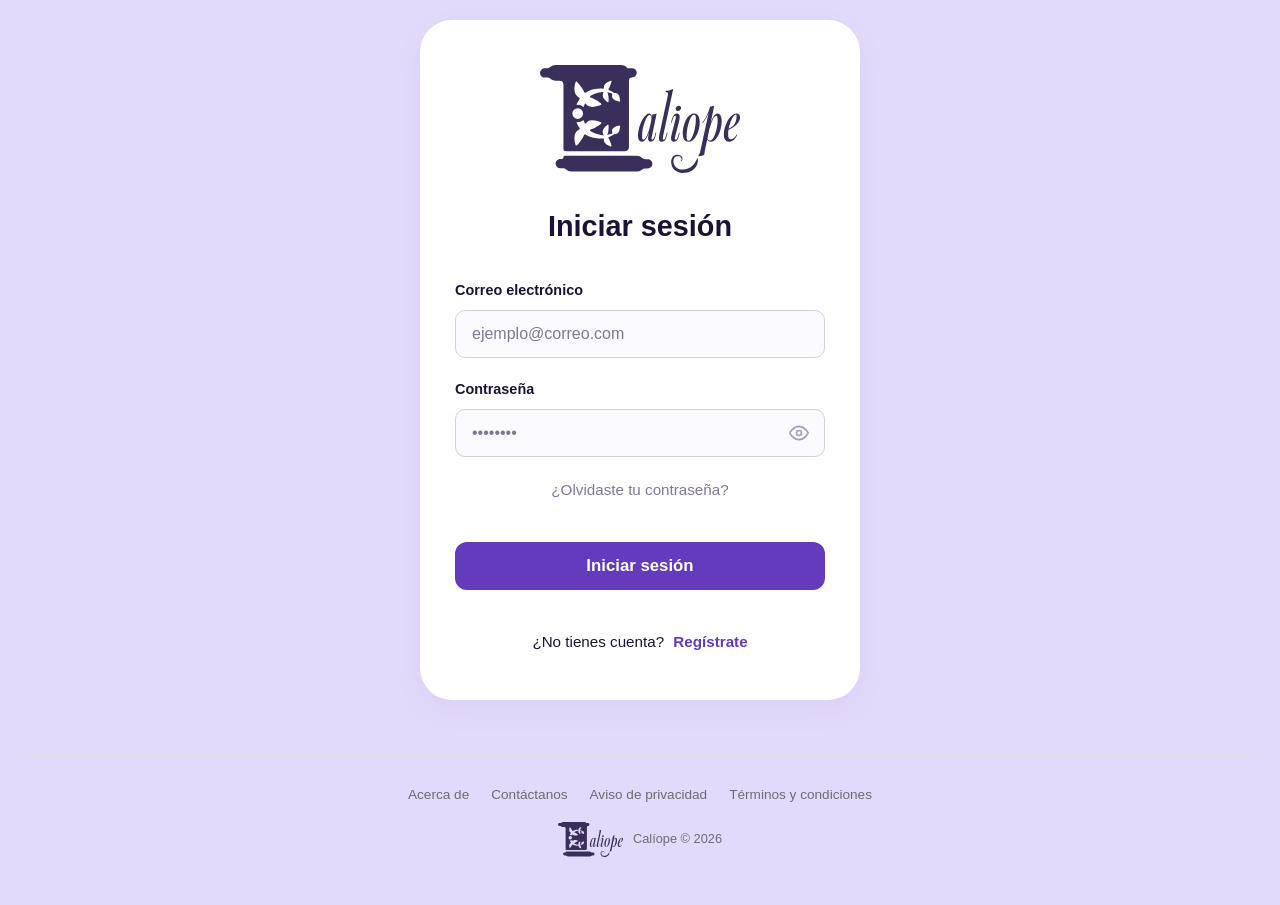
<file: src/main/resources/static/index.html>
<!DOCTYPE html>
<html lang="es">
<head>
    <meta charset="UTF-8">
    <meta name="viewport" content="width=device-width, initial-scale=1.0">
    <title>Inicio de Sesión - Caliope</title>
    
    <link rel="stylesheet" href="Styles/globales.css">
    <link rel="stylesheet" href="Styles/inicio_sesion.css">
    <link rel="stylesheet" href="Styles/Logo.css">
</head>
<body class="login-body">

    <div class="login-card">
        <div class="logo-container-center logo-caliope">
            <div class="Login-logo"></div>
            
        </div>

        <h4 class="text-title text-center title-spacing">Iniciar sesión</h4>

        <form id="loginForm">
            <div class="form-group">
                <label class="form-label" for="correo">Correo electrónico</label>
                <input type="email" id="correo" class="form-control" placeholder="ejemplo@correo.com" required>
            </div>

            <div class="form-group">
                <label class="form-label" for="password">Contraseña</label>
                <div class="input-with-icon">
                    <input type="password" id="password" class="form-control" placeholder="••••••••" required>
                    <button type="button" class="toggle-password" id="togglePassword">
                        <svg width="20" height="20" viewBox="0 0 24 24" fill="none" xmlns="http://www.w3.org/2000/svg">
                            <path d="M1 12C1 12 5 4 12 4C19 4 23 12 23 12C23 12 19 20 12 20C5 20 1 12 1 12Z" stroke="currentColor" stroke-width="2" stroke-linecap="round" stroke-linejoin="round"/>
                            <circle cx="12" cy="12" r="3" stroke="currentColor" stroke-width="2" stroke-linecap="round" stroke-linejoin="round"/>
                        </svg>
                    </button>
                </div>
            </div>

            <div class="forgot-password">
                <a href="#" class="link-secondary">¿Olvidaste tu contraseña?</a>
            </div>

            <button type="submit" class="btn btn-primary full-width">Iniciar sesión</button>
        </form>

        <p id="mensaje" class="form-message"></p>

        <div class="register-link">
            <span class="text-secondary">¿No tienes cuenta?</span> <a href="Pages/registro.html" class="link-primary">Regístrate</a>
        </div>
    </div>

    <!-- Footer inferior -->
        <footer class="site-footer site-footer--bottom">
          <nav class="site-footer-links" aria-label="Enlaces informativos">
            <a href="Pages/nosotrosli.html"> Acerca de </a>

            <a href="Pages/contactanos.html"> Contáctanos </a>

            <a href="Pages/aviso-privacidad.html"> Aviso de privacidad </a>

            <a href="Pages/terminos.html"> Términos y condiciones </a>
          </nav>

          <div class="site-footer-brand">
            <a
              href="Pages/principal.html"
              class="site-footer-logo"
              aria-label="Ir a la página principal"
            >
              <div class="footer-logo"></div>
            </a>

            <p class="site-footer-copyright">Calíope © 2026</p>
          </div>
        </footer>
    
    <script  type="module" src="js/login.js">
    </script>

</body>
</html>
</file>
<file: src/main/resources/static/Styles/globales.css>
/* ==========================================================================
   GLOBALES.CSS — CALIOPE
   ========================================================================== */

/* ==========================================================================
   VARIABLES
   ========================================================================== */

:root {
  --color-primary:      #633bbc;
  --color-primary-dark: #4a2896;
  --color-secondary:    #efe9f9;

  --color-bg-app:       #f6f5fa;
  --color-bg-card:      #ffffff;
  --color-bg-input:     #fbfbff;

  --color-text-title:   #1c1236;
  --color-text-body:    #3a2f5a;
  --color-text-muted:   #82779a;

  --app-gradient-primary: linear-gradient(
    135deg,
    var(--color-bg-card) 0%,
    var(--color-text-muted) 100%
  );

  --font-ui: "Plus Jakarta Sans", sans-serif;
  --font-editorial: "Lora", serif;

  --weight-regular: 400;
  --weight-medium: 500;
  --weight-semibold: 600;
  --weight-bold: 700;

  --radius-btn: 10px;
  --radius: 12px;
  --border-width: 1px;

  --borders: #e1dfec;
  --shadow: 0 4px 12px rgba(28, 18, 54, 0.04);

  --transition-smooth: background-color 0.3s ease, color 0.3s ease,
    transform 0.2s ease, border-color 0.3s ease;
  --transition: all 0.3s ease;

  /* Compatibilidad con CSS anteriores */
  --bg-app: var(--color-bg-app);
  --bg-surface: var(--color-bg-card);
  --bg-inputs: var(--color-bg-input);
  --bg-tags: var(--color-secondary);
  --text-base: var(--color-text-body);
  --text-main: var(--color-text-title);
  --text-placeholder: var(--color-text-muted);
  --primary-purple: var(--color-primary);
}

/* ==========================================================================
   TEMA OSCURO
   ========================================================================== */

[data-theme="dark"] {
  --color-primary: #7a52e1;
  --color-primary-dark: #5a2ea8;
  --color-secondary: #2d2354;

  --color-bg-app: #130f26;
  --color-bg-card: #1d183a;
  --color-bg-input: #252048;

  --color-text-title: #f4f2fa;
  --color-text-body: #c3bcdb;
  --color-text-muted: #7e7599;

  --app-gradient-primary: linear-gradient(
    135deg,
    var(--color-bg-card) 0%,
    var(--color-text-muted) 100%
  );

  --borders: #3a3170;
  --shadow: 0 4px 12px rgba(0, 0, 0, 0.18);

  --bg-app: var(--color-bg-app);
  --bg-surface: var(--color-bg-card);
  --bg-inputs: var(--color-bg-input);
  --bg-tags: var(--color-secondary);
  --text-base: var(--color-text-body);
  --text-main: var(--color-text-title);
  --text-placeholder: var(--color-text-muted);
  --primary-purple: var(--color-primary);
}

/* ==========================================================================
   RESET Y BASE
   ========================================================================== */

*,
*::before,
*::after {
  box-sizing: border-box;
  margin: 0;
  padding: 0;
}

html {
  scroll-behavior: smooth;
}

body {
  font-family: var(--font-ui);
  font-weight: var(--weight-regular);
  background-color: var(--color-bg-app);
  color: var(--color-text-body);
  line-height: 1.6;
  -webkit-font-smoothing: antialiased;
}

/* ==========================================================================
   TIPOGRAFÍA
   ========================================================================== */

h1,
h2,
h3,
h4,
h5,
h6,
.text-title {
  font-family: var(--font-editorial);
  color: var(--color-text-title);
  font-weight: var(--weight-bold);
}

button,
input,
select,
textarea,
.btn,
.nav-link,
.form-label {
  font-family: var(--font-ui);
}

.editorial-title,
.literary-text,
blockquote,
.chapter-title {
  font-family: var(--font-editorial);
  color: var(--color-text-title);
}

h4.editorial-title,
.chapter-title {
  font-weight: var(--weight-semibold);
}

.text-secondary,
.subtitle {
  color: var(--color-text-muted);
  font-weight: var(--weight-medium);
}

/* ==========================================================================
   TARJETAS Y PANELES
   ========================================================================== */

.card,
.panel,
.form-card,
.card-global-structure {
  background-color: var(--color-bg-card);
  color: var(--color-text-body);
  border: 1px solid var(--borders);
  border-radius: var(--radius);
  padding: 1.5rem;
  box-shadow: var(--shadow);
  transition: var(--transition-smooth);
}

/* ==========================================================================
   FORMULARIOS
   ========================================================================== */

input,
select,
textarea,
.form-control,
.form-select {
  width: 100%;
  font-family: var(--font-ui);
  font-weight: var(--weight-regular);
  background-color: var(--color-bg-input);
  color: var(--color-text-body);
  border: var(--border-width) solid var(--borders);
  border-radius: 8px;
  padding: 0.75rem 1rem;
  transition: var(--transition-smooth);
}

input::placeholder,
textarea::placeholder,
.form-control::placeholder {
  color: var(--color-text-muted);
}

input:focus,
select:focus,
textarea:focus,
.form-control:focus,
.form-select:focus {
  outline: none;
  border-color: var(--color-primary);
  box-shadow: 0 0 0 3px rgba(122, 82, 225, 0.18);
}

.form-label {
  color: var(--color-text-title);
  font-family: var(--font-ui);
  margin-bottom: 0.5rem;
  display: inline-block;
}

/* ==========================================================================
   BOTONES
   ========================================================================== */

.btn {
  display: inline-flex;
  align-items: center;
  justify-content: center;
  font-family: var(--font-ui);
  font-size: 1rem;
  font-weight: var(--weight-bold);
  padding: 0.75rem 1.5rem;
  border-radius: var(--radius-btn);
  border: none;
  cursor: pointer;
  text-decoration: none;
  transition: var(--transition-smooth);
}

.btn-primary {
  background-color: var(--color-primary);
  color: #ffffff;
}

.btn-primary:hover,
.btn-primary:active {
  background-color: var(--color-primary-dark);
  color: #ffffff;
  transform: translateY(-2px);
  box-shadow: none;
}

.btn-secondary {
  background-color: var(--color-secondary);
  color: var(--color-primary);
  border: 1px solid var(--borders);
}

.btn-secondary:hover,
.btn-secondary:active {
  background-color: var(--color-secondary);
  color: var(--color-text-title);
  transform: translateY(-2px);
  box-shadow: none;
}

.btn-circle {
  background-color: var(--color-secondary);
  color: var(--color-primary);
  width: 44px;
  height: 44px;
  display: flex;
  align-items: center;
  justify-content: center;
  border-radius: 50%;
  flex-shrink: 0;
  transition: var(--transition-smooth);
}

/* ==========================================================================
   NAVEGACIÓN Y ETIQUETAS
   ========================================================================== */

.sidebar,
.nav-link {
  font-family: var(--font-ui);
  font-weight: var(--weight-medium);
}

.label-system {
  font-family: var(--font-ui);
  font-weight: var(--weight-bold);
  font-size: 0.85rem;
  text-transform: uppercase;
}

/* ==========================================================================
   PANEL DE NOTIFICACIONES
   ========================================================================== */

.notification-wrapper {
  position: relative;
}

.notification-panel {
  position: absolute;
  top: calc(100% + 14px);
  right: 0;
  z-index: 1000;

  width: min(360px, 90vw);
  padding: 18px;

  background-color: var(--color-bg-card);
  border: 1px solid var(--borders);
  border-radius: 18px;
  box-shadow: 0 16px 40px rgba(28, 18, 54, 0.16);

  opacity: 0;
  visibility: hidden;
  transform: translateY(-8px);
  pointer-events: none;

  transition: opacity 0.2s ease, visibility 0.2s ease, transform 0.2s ease;
}

.notification-panel.is-open {
  opacity: 1;
  visibility: visible;
  transform: translateY(0);
  pointer-events: auto;
}

.notification-panel-header {
  display: flex;
  align-items: center;
  justify-content: space-between;
  gap: 16px;
  margin-bottom: 14px;
}

.notification-panel-header h2 {
  margin: 0;
  color: var(--color-text-title);
  font-family: var(--font-ui);
  font-size: 1.1rem;
  font-weight: var(--weight-bold);
}

.notification-close {
  width: 32px;
  height: 32px;
  display: inline-flex;
  align-items: center;
  justify-content: center;

  color: var(--color-text-muted);
  background-color: transparent;
  border: 0;
  border-radius: 50%;

  cursor: pointer;
}

.notification-close:hover {
  color: var(--color-primary);
  background-color: var(--color-secondary);
}

.notification-list {
  display: grid;
  gap: 12px;
}

.notification-item {
  display: flex;
  align-items: flex-start;
  gap: 12px;
  padding: 12px;
  border-radius: 14px;
  transition: background-color 0.2s ease;
}

.notification-item:hover {
  background-color: var(--color-secondary);
}

.notification-avatar {
  width: 42px;
  height: 42px;
  flex-shrink: 0;
  border-radius: 50%;
  object-fit: cover;
}

.notification-item p {
  margin: 0 0 4px;
  color: var(--color-text-body);
  font-size: 0.9rem;
  line-height: 1.4;
}

.notification-item strong {
  color: var(--color-text-title);
}

.notification-item span {
  color: var(--color-text-muted);
  font-size: 0.78rem;
}

.notification-view-all {
  display: block;
  margin-top: 14px;
  padding: 10px 14px;

  color: var(--color-primary);
  background-color: var(--color-secondary);
  border-radius: 12px;

  font-size: 0.88rem;
  font-weight: var(--weight-semibold);
  text-align: center;
  text-decoration: none;
}

.notification-view-all:hover {
  color: #ffffff;
  background-color: var(--color-primary);
}

/* ==========================================================================
   FOOTER GLOBAL
   ========================================================================== */

.site-footer {
  width: 100%;
  color: #6f6a73;
  text-align: center;
}

.site-footer-links {
  display: flex;
  flex-wrap: wrap;
  align-items: center;
  justify-content: center;
  gap: 10px 22px;
  margin-bottom: 18px;
}

.site-footer-links a {
  color: #6f6a73;
  font-size: 0.85rem;
  line-height: 1.4;
  text-decoration: none;
  transition: color 0.2s ease;
}

.site-footer-links a:hover,
.site-footer-links a:focus-visible {
  color: var(--color-primary);
}

.site-footer-brand {
  display: flex;
  align-items: center;
  justify-content: center;
  gap: 10px;
}

.site-footer-logo {
  display: inline-flex;
  align-items: center;
  justify-content: center;
  flex-shrink: 0;
  text-decoration: none;
}

.site-footer-logo img {
  display: block;
  width: auto;
  height: 40px;
  object-fit: contain;
}

.site-footer-copyright {
  margin: 0;
  color: #6f6a73;
  font-size: 0.8rem;
  line-height: 1;
}

.site-footer--aside {
  margin-top: 28px;
  padding: 18px 8px 28px;
}

.site-footer--bottom {
  margin-top: 56px;
  padding: 28px 0;
  border-top: 1px solid var(--borders);
}

/* ==========================================================================
   LOGOS Y EFECTOS
   ========================================================================== */

.logo-container-center {
  display: flex;
  justify-content: center;
  align-items: center;
  transition: var(--transition-smooth);
}

.main-logo2:hover {
  transform: scale(1.05);
  filter: drop-shadow(0 0 16px rgba(122, 82, 225, 0.5));
  transition: transform 0.3s ease, filter 0.3s ease;
}

@keyframes heartbeat {
  0% {
    transform: scale(1);
  }

  20% {
    transform: scale(1.1);
  }

  40% {
    transform: scale(1);
  }
}

.heartbeat {
  animation: heartbeat 1.5s infinite;
}

/* ==========================================================================
   RESPONSIVE
   ========================================================================== */

@media (max-width: 991.98px) {
  .site-footer--aside,
  .site-footer--bottom {
    padding: 24px 16px;
  }
}
</file>
<file: src/main/resources/static/Styles/inicio_sesion.css>
/* Fondo de la pantalla completa (Color extraído del diseño) */
.login-body {
    background-color: #e2dafa; /** Este color es local porque es el fondo exclusivo de esta pantalla */
   min-height: 100vh;
    margin: 0;
    padding: 20px;

    display: flex;
    flex-direction: column;
    align-items: center;
}

/* Tarjeta principal */
.login-card {
    background-color: var(--color-bg-card); /* Conectado a Globales */
    width: 100%;
    max-width: 440px;
    padding: 45px 35px;
    border-radius: 32px; 
    box-shadow: 0 10px 30px rgba(99, 59, 188, 0.05);
    display: flex;
    flex-direction: column;
}

/* Encabezado: Logo y Texto */
.logo-caliope {
    display: flex;
    align-items: center;
    justify-content: center;
    gap: 10px;
    margin-bottom: 20px;
}

.logo-caliope .logo-text {
    color: var(--color-primary); /* Conectado a Globales */
    font-family: var(--font-editorial); /* Conectado a Globales */
    font-size: 2.4rem;
    margin: 0;
    font-weight: var(--weight-bold);
}

.text-center {
    text-align: center;
}

.title-spacing {
    font-family: var(--font-ui); /* Conectado a Globales */
    color: var(--color-text-title);
    font-size: 1.8rem;
    font-weight: var(--weight-bold);
    margin-top: 10px;
    margin-bottom: 30px;
}

/* Contenedores de inputs */
.form-group {
    display: flex;
    flex-direction: column;
    margin-bottom: 20px;
}

.form-label {
    font-size: 0.9rem;
    font-weight: var(--weight-semibold);
    color: var(--color-text-title);
    margin-bottom: 8px;
    font-family: var(--font-ui);
}

/* Cuadros de texto (Inputs) usando variables globales */
.login-card .form-control {
    background-color: var(--color-bg-input); /* Conectado a Globales */
    border: var(--border-width) solid var(--color-secondary); /* Conectado a Globales */
    color: var(--color-text-body);
    font-family: var(--font-ui);
    border-radius: 10px;
    padding: 14px 16px;
    width: 100%;
    font-size: 1rem;
    transition: var(--transition-smooth); /* Conectado a Globales */
}

/* Color del texto de ejemplo (placeholder) */
.login-card .form-control::placeholder {
    color: var(--color-text-muted); /* Conectado a Globales */
}

/* Estado Focus */
.login-card .form-control:focus {
    outline: none;
    border-color: var(--color-primary); /* Conectado a Globales */
    box-shadow: 0 0 0 3px rgba(99, 59, 188, 0.15);
}

/* Contenedor del campo de contraseña e icono del ojo */
.input-with-icon {
    position: relative;
    display: flex;
    align-items: center;
}

.input-with-icon .form-control {
    padding-right: 45px; 
}

/* Icono interactivo del ojo */
.toggle-password {
    position: absolute;
    right: 16px;
    background: none;
    border: none;
    color: var(--color-text-muted); /* Conectado a Globales */
    cursor: pointer;
    display: flex;
    align-items: center;
    justify-content: center;
    padding: 0;
    opacity: 0.7;
    transition: opacity 0.2s ease, color 0.2s ease;
}

.toggle-password:hover {
    color: var(--color-primary);
    opacity: 1;
}

/* Enlaces */
.forgot-password {
    text-align: center;
    margin-bottom: 30px;
    margin-top: 12px;
}

.link-secondary {
    color: var(--color-text-muted); /* Conectado a Globales */
    text-decoration: none;
    font-size: 0.95rem;
    font-family: var(--font-ui);
    font-weight: var(--weight-medium);
}

.link-secondary:hover {
    color: var(--color-primary);
    text-decoration: underline;
}

/* Botón Iniciar Sesión (Utiliza la clase base de globales, aquí solo ajustamos ancho y tamaño) */
.full-width {
    width: 100%;
    padding: 14px;
    font-size: 1rem;
    font-weight: var(--weight-semibold);
    border-radius: 12px;
}

/* Enlace de Registro al final */
.register-link {
    text-align: center;
    margin-top: 25px;
    font-size: 0.95rem;
    font-family: var(--font-ui);
}

.register-link .text-secondary {
    color: var(--color-text-title);
}

.register-link .link-primary {
    color: var(--color-primary); /* Conectado a Globales */
    font-weight: var(--weight-bold);
    text-decoration: none;
    margin-left: 5px;
}

.register-link .link-primary:hover {
    text-decoration: underline;
}

/* Mensajes de error o éxito del sistema */
.form-message {
    text-align: center;
    margin-top: 15px;
    font-size: 0.9rem;
    font-weight: var(--weight-semibold);
    font-family: var(--font-ui);
}

/* =======================================================
   CORRECCIONES FINALES (Añadir al final de inicio_sesion.css)
   ======================================================= */

/* 1. Recuperar el botón "invisible" forzando la variable correcta */
.login-card .btn-primary {
    background-color: var(--color-primary); 
    color: #ffffff;
    width: 100%;
    padding: 14px;
    font-size: 1.05rem;
    font-weight: var(--weight-bold);
    border-radius: 12px;
    border: none;
    cursor: pointer;
    margin-top: 10px;
    transition: var(--transition-smooth);
}

.login-card .btn-primary:hover {
    background-color: var(--color-primary-dark);
}

/* 2. Darle el grosor y color exacto a los bordes de los inputs */
.login-card .form-control {
    border: 1.5px solid #d1cfe2; 
}

/* Ajuste para la imagen del logo */
.logo-image {
    width: 45px; /* Tamaño ideal para que haga juego con el texto */
    max-width: 100%; /* Esta línea es la que evita que se salga del contenedor */
    height: auto; /* Mantiene las proporciones originales para que no se apachurre */
    object-fit: contain;
}
</file>
<file: src/main/resources/static/Styles/Logo.css>
.Main-logo {

    width: 320px;
    aspect-ratio: 2766 / 1488;

    background-color: var(--color-text-body,#3a2f5a);

    mask: url("../img/CaliopeLogo00.svg") center / contain no-repeat;
    -webkit-mask: url("../img/CaliopeLogo00.svg") center / contain no-repeat;

}
.Login-logo {

    width: 200px;
    aspect-ratio: 2766 / 1488;

    background-color: var(--color-text-body,#3a2f5a);

    mask: url("../img/CaliopeLogo00.svg") center / contain no-repeat;
    -webkit-mask: url("../img/CaliopeLogo00.svg") center / contain no-repeat;

}
.footer-logo {

    width: 65px;
    aspect-ratio: 2766 / 1488;

    background-color: var(--color-text-body,#3a2f5a);

    mask: url("../img/CaliopeLogo00.svg") center / contain no-repeat;
    -webkit-mask: url("../img/CaliopeLogo00.svg") center / contain no-repeat;

}
.laurel-iso {

    width: 40px;
    aspect-ratio: 1041 / 759;

    background-color: var(--color-text-title);

    mask: url("../img/CaliopeLaurel.svg") center / contain no-repeat;
    -webkit-mask: url("../img/CaliopeLaurel.svg") center / contain no-repeat;

}

.menu-iso {

    width: 50px;
    aspect-ratio: 1555 / 1488;

    background-color: var(--color-text-body,#3a2f5a);

    mask: url("../img/CaliopePergamino.svg") center / contain no-repeat;
    -webkit-mask: url("../img/CaliopePergamino.svg") center / contain no-repeat;

}
.menu-osi {

    width: 50px;
    aspect-ratio: 1412 / 1162;

    background-color: var(--color-text-body,#3a2f5a);

    mask: url("../img/aliope.svg") center / contain no-repeat;
    -webkit-mask: url("../img/aliope.svg") center / contain no-repeat;

}
</file>
